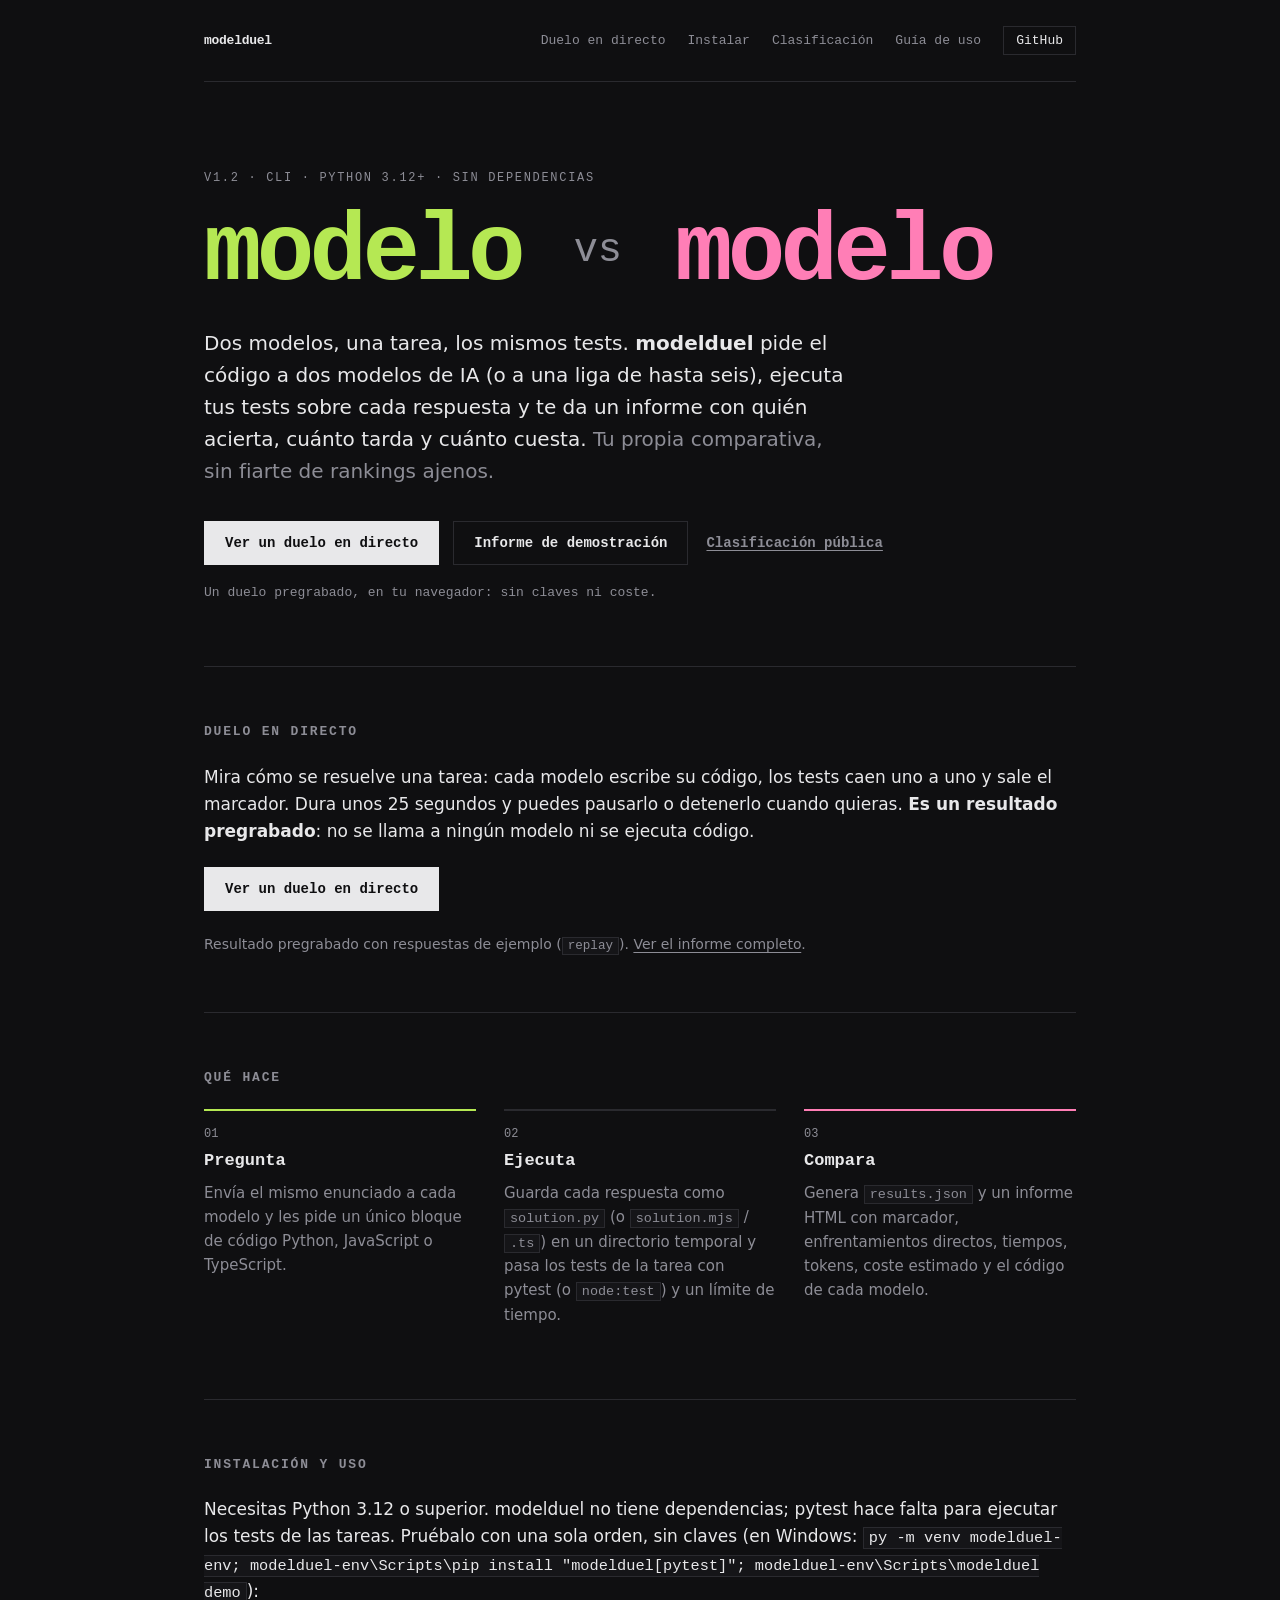
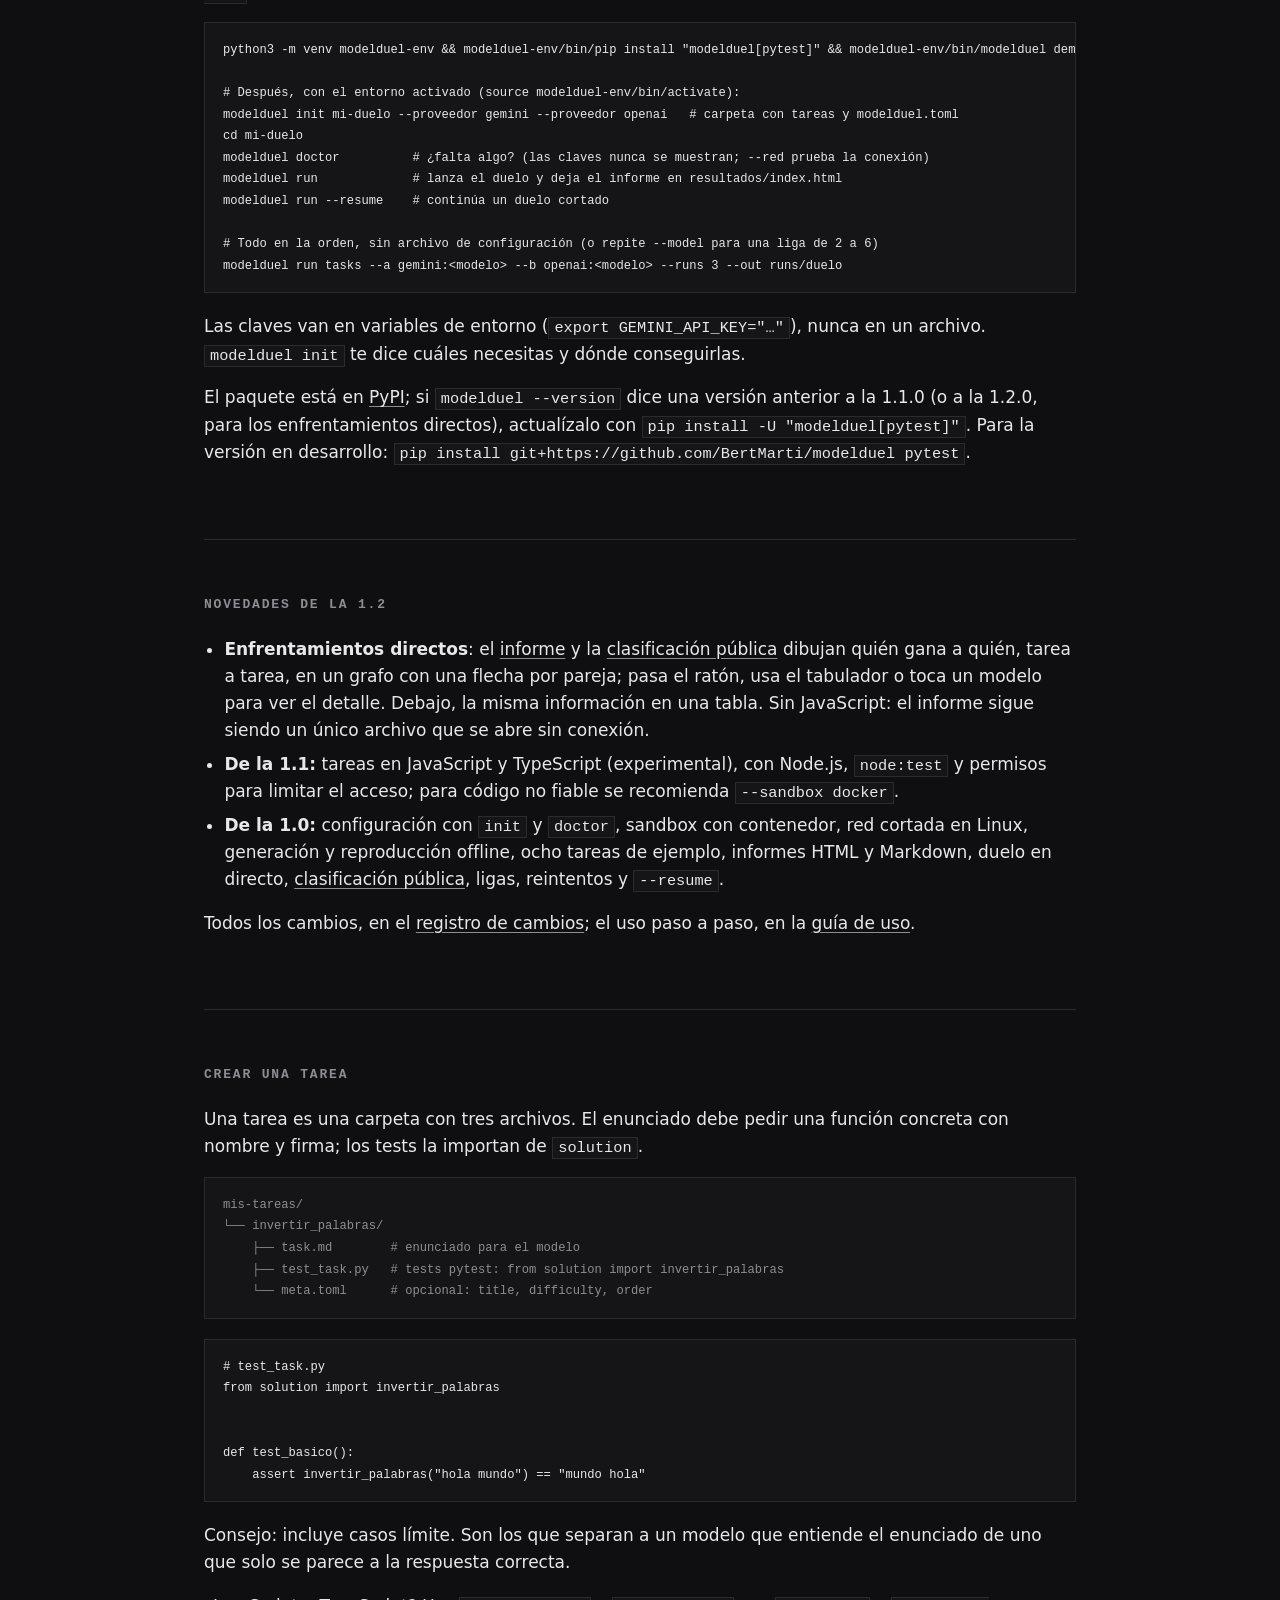
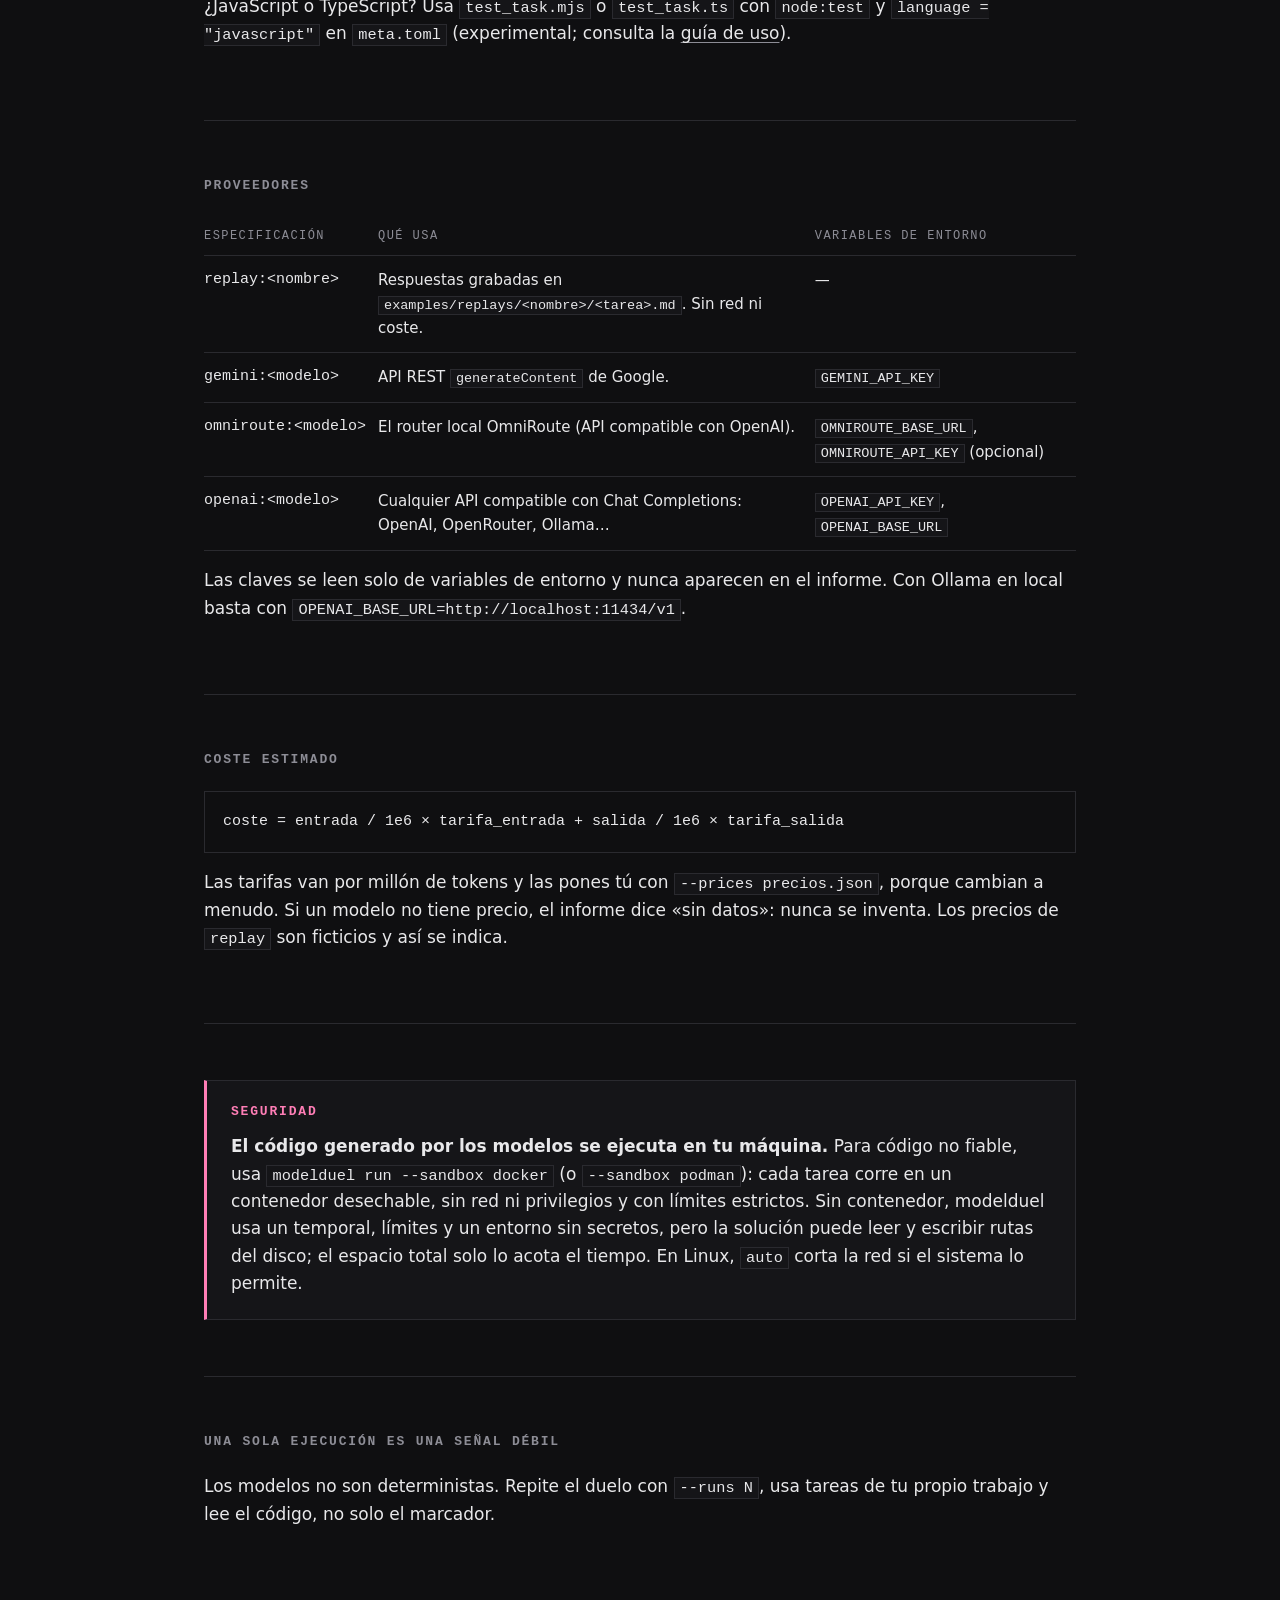
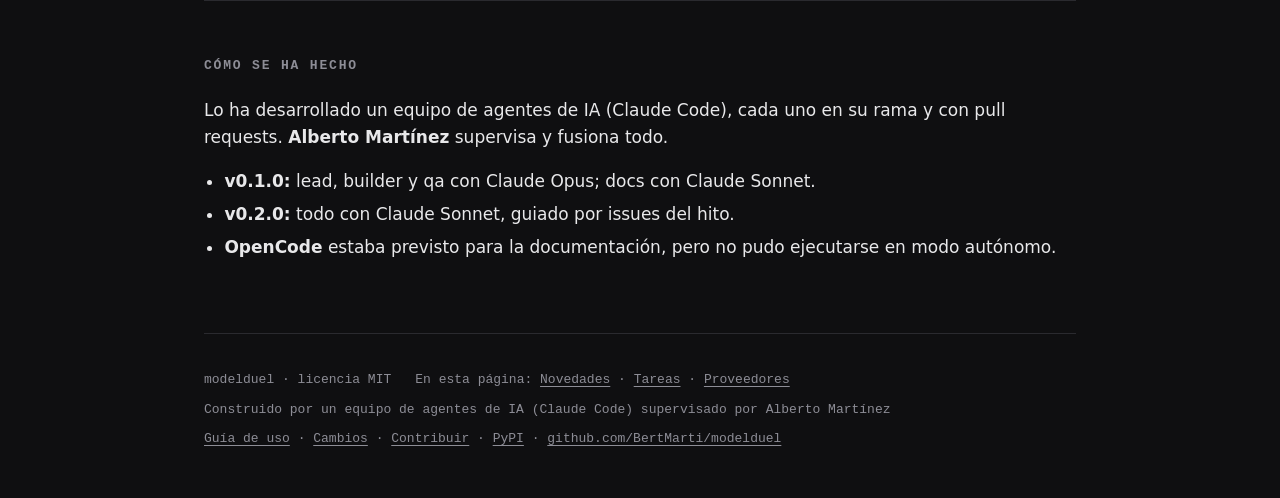
<file: site/index.html>
<!doctype html>
<html lang="es">
<head>
<meta charset="utf-8">
<meta http-equiv="Content-Security-Policy" content="default-src 'self'; script-src 'self'; style-src 'sha256-36vcr0p5u+mIs/2zhtW6rAkRQKlE1+xZxrKRN/PNVf8='; img-src 'self' data:; connect-src 'self'; object-src 'none'; base-uri 'self'; form-action 'none'">
<meta name="viewport" content="width=device-width, initial-scale=1">
<title>modelduel · dos modelos, una tarea, los mismos tests</title>
<meta name="description" content="CLI que enfrenta a dos modelos de IA con la misma tarea de programación, ejecuta los tests y genera un informe HTML con aciertos, tiempo, tokens y coste.">
<meta name="theme-color" content="#0f0f11">
<meta property="og:type" content="website">
<meta property="og:locale" content="es_ES">
<meta property="og:title" content="modelduel · dos modelos, una tarea, los mismos tests">
<meta property="og:description" content="CLI que enfrenta a dos modelos de IA con la misma tarea de programación, ejecuta los tests y genera un informe HTML con aciertos, tiempo, tokens y coste.">
<meta property="og:url" content="https://bertmarti.github.io/modelduel/">
<meta property="og:image" content="https://bertmarti.github.io/modelduel/og.png">
<meta property="og:image:width" content="1200">
<meta property="og:image:height" content="630">
<meta property="og:image:alt" content="modelduel: dos modelos, una tarea, los mismos tests. Dos barras, una lima (A) y otra rosa (B), sobre fondo oscuro.">
<meta name="twitter:card" content="summary_large_image">
<link rel="canonical" href="https://bertmarti.github.io/modelduel/">
<link rel="icon" href="data:image/svg+xml,%3Csvg xmlns='http://www.w3.org/2000/svg' viewBox='0 0 16 16'%3E%3Crect width='16' height='16' fill='%230f0f11'/%3E%3Crect x='2' y='4' width='5' height='8' fill='%23b5e853'/%3E%3Crect x='9' y='4' width='5' height='8' fill='%23ff7eb6'/%3E%3C/svg%3E">
<style>
:root {
  --bg: #0f0f11; --panel: #151518; --text: #e8e8ea; --muted: #8d8d96; --line: #2a2a2f;
  --a: #b5e853; --b: #ff7eb6; --c: #4fd1e5; --d: #ffb833; --e: #b79cff; --f: #ff8a65;
  --mono: ui-monospace, "JetBrains Mono", "SF Mono", "Cascadia Code", Menlo, Consolas, monospace;
  --sans: system-ui, -apple-system, "Segoe UI", Roboto, "Helvetica Neue", Arial, sans-serif;
}
* { box-sizing: border-box; }
html { background: var(--bg); color: var(--text); }
body { margin: 0; background: var(--bg); color: var(--text); font: 17px/1.6 var(--sans); -webkit-font-smoothing: antialiased; }
.wrap { max-width: 920px; margin: 0 auto; padding: 0 24px; }
a { color: inherit; text-decoration-color: var(--muted); text-underline-offset: 3px; }
a:hover { text-decoration-color: currentColor; }
a:focus-visible { outline: 2px solid var(--text); outline-offset: 3px; }
.skip { position: absolute; left: 16px; top: -48px; padding: 8px 12px; background: var(--text); color: var(--bg); font: 600 13px var(--mono); z-index: 1; }
.skip:focus { top: 12px; }
.a { color: var(--a); } .b { color: var(--b); } .c { color: var(--c); } .muted { color: var(--muted); }
nav { display: flex; justify-content: space-between; align-items: center; padding: 26px 0; border-bottom: 1px solid var(--line); font: 13px var(--mono); }
nav .links { display: flex; gap: 22px; flex-wrap: wrap; align-items: center; }
nav .links a { text-decoration: none; color: var(--muted); }
nav .links a:hover { color: var(--text); }
nav .links a.gh { color: var(--text); border: 1px solid var(--line); padding: 6px 12px; }
nav .links a.gh:hover { border-color: var(--text); }
.brand { font-weight: 700; letter-spacing: -.02em; }
.hero { padding: 88px 0 64px; }
.eyebrow { font: 12px/1.4 var(--mono); letter-spacing: .14em; text-transform: uppercase; color: var(--muted); }
h1 { font: 700 clamp(44px, 9vw, 96px)/.98 var(--mono); letter-spacing: -.05em; margin: 20px 0 26px; }
h1 .vs { color: var(--muted); font-weight: 400; font-size: .42em; letter-spacing: 0; vertical-align: .45em; }
.lede { font-size: 20px; max-width: 640px; margin: 0 0 34px; color: var(--text); }
.lede em { font-style: normal; color: var(--muted); }
.cta { display: flex; gap: 14px; flex-wrap: wrap; align-items: center; }
.cta .alt { font: 600 14px var(--mono); color: var(--muted); padding: 13px 4px; }
.cta .alt:hover { color: var(--text); }
.hero-note { font: 13px/1.5 var(--mono); color: var(--muted); margin: 18px 0 0; }
.btn { font: 600 14px var(--mono); padding: 13px 20px; border: 1px solid var(--line); text-decoration: none; display: inline-block; }
.btn.primary { background: var(--text); color: var(--bg); border-color: var(--text); }
.btn.primary:hover { background: var(--a); border-color: var(--a); }
.btn:not(.primary):hover { border-color: var(--text); }
.btn:focus-visible { outline-offset: 3px; }
.sr-only { position: absolute; width: 1px; height: 1px; padding: 0; margin: -1px; overflow: hidden; clip: rect(0 0 0 0); white-space: nowrap; border: 0; }
.d { color: var(--d); } .e { color: var(--e); } .f { color: var(--f); }
button.btn { background: none; color: var(--text); cursor: pointer; }
button.btn.primary { background: var(--text); color: var(--bg); }
button:focus-visible { outline: 2px solid var(--text); outline-offset: 3px; }
/* Duelo en directo */
.demo-controls { display: flex; flex-wrap: wrap; gap: 12px; align-items: center; margin: 22px 0 0; }
[hidden] { display: none !important; }
.demo-clock { font: 13px var(--mono); color: var(--muted); font-variant-numeric: tabular-nums; margin-left: 6px; }
.demo-error { margin: 14px 0 0; padding: 12px 16px; border: 1px solid var(--line); border-left: 3px solid var(--b); font: 13px/1.5 var(--mono); }
.demo-foot { margin: 22px 0 0; font-size: 14px; color: var(--muted); }
.demo-stage { margin-top: 26px; }
.demo-task h3, .demo-result h3 { font: 600 12px/1.4 var(--mono); letter-spacing: .1em; text-transform: uppercase; color: var(--muted); margin: 0 0 10px; }
.demo-statement { max-height: 170px; overflow: auto; white-space: pre-wrap; font: 13px/1.55 var(--sans); color: var(--muted); margin: 0 0 22px; }
.demo-grid { display: grid; grid-template-columns: repeat(auto-fit, minmax(min(250px, 100%), 1fr)); gap: 22px; margin-bottom: 26px; }
.demo-panel { min-width: 0; color: var(--text); }
.demo-who { display: flex; gap: 8px; align-items: baseline; margin: 0 0 10px; padding-bottom: 8px; border-bottom: 2px solid currentColor; font: 600 13px/1.4 var(--mono); overflow-wrap: anywhere; }
.demo-panel.a .demo-who { color: var(--a); } .demo-panel.b .demo-who { color: var(--b); } .demo-panel.c .demo-who { color: var(--c); }
.demo-panel.d .demo-who { color: var(--d); } .demo-panel.e .demo-who { color: var(--e); } .demo-panel.f .demo-who { color: var(--f); }
.demo-who .tag { display: inline-block; min-width: 22px; padding: 1px 5px; border: 1px solid currentColor; font: 600 12px/1.5 var(--mono); text-align: center; }
.demo-code { height: 210px; margin: 0 0 8px; padding: 12px 14px; font: 12.5px/1.5 var(--mono); overflow: auto; color: var(--text); }
.demo-code:focus-visible, .demo-statement:focus-visible { outline: 2px solid var(--text); outline-offset: 2px; }
.demo-tokens, .demo-count { margin: 0 0 8px; font: 12px/1.4 var(--mono); color: var(--muted); font-variant-numeric: tabular-nums; }
.demo-tests { list-style: none; margin: 0 0 8px; padding: 0; max-height: 200px; overflow: auto; font: 12.5px/1.6 var(--mono); color: var(--muted); }
.demo-tests li { margin: 0; }
.demo-tests li.pass { color: var(--text); }
.demo-tests li.fail { color: var(--text); font-weight: 700; text-decoration: underline; text-decoration-style: wavy; text-underline-offset: 3px; }
.demo-bar { height: 6px; background: var(--line); }
.demo-fill { height: 100%; width: 0; background: currentColor; transition: width .3s linear; }
.demo-panel.a .demo-fill { background: var(--a); } .demo-panel.b .demo-fill { background: var(--b); } .demo-panel.c .demo-fill { background: var(--c); }
.demo-panel.d .demo-fill { background: var(--d); } .demo-panel.e .demo-fill { background: var(--e); } .demo-panel.f .demo-fill { background: var(--f); }
.demo-result { border-top: 1px solid var(--line); padding-top: 22px; }
.demo-board { list-style: none; margin: 0 0 14px; padding: 0; font: 14px/1.5 var(--mono); }
.demo-board li { padding: 6px 0; border-bottom: 1px solid var(--line); }
.demo-board .tag { display: inline-block; min-width: 22px; padding: 1px 5px; margin-right: 10px; border: 1px solid currentColor; font: 600 12px/1.5 var(--mono); text-align: center; }
.demo-board li.a .tag { color: var(--a); } .demo-board li.b .tag { color: var(--b); } .demo-board li.c .tag { color: var(--c); }
.demo-board li.d .tag { color: var(--d); } .demo-board li.e .tag { color: var(--e); } .demo-board li.f .tag { color: var(--f); }
.demo-verdict { font: 600 15px/1.5 var(--mono); margin: 0 0 16px; }
.demo-caveat { margin: 0 0 16px; font-size: 14px; color: var(--muted); }
.demo-more { margin: 0; }
@media (prefers-reduced-motion: reduce) { .demo-fill { transition: none; } }
section { padding: 56px 0; border-top: 1px solid var(--line); }
h2 { font: 600 13px/1.4 var(--mono); letter-spacing: .14em; text-transform: uppercase; color: var(--muted); margin: 0 0 22px; }
h3 { font: 600 17px/1.4 var(--mono); margin: 0 0 8px; }
p { margin: 0 0 16px; }
ul { margin: 0 0 16px; padding-left: 1.2em; }
li { margin-bottom: 6px; }
pre { margin: 0 0 20px; padding: 16px 18px; background: var(--panel); border: 1px solid var(--line); font: 13.5px/1.6 var(--mono); overflow-x: auto; }
code { font-family: var(--mono); font-size: .9em; }
p code, li code, td code { background: var(--panel); border: 1px solid var(--line); padding: 1px 5px; }
.steps { display: grid; grid-template-columns: repeat(3, 1fr); gap: 28px; counter-reset: s; }
.steps div { border-top: 2px solid var(--line); padding-top: 16px; }
.steps div::before { counter-increment: s; content: "0" counter(s); font: 12px var(--mono); color: var(--muted); display: block; margin-bottom: 8px; }
.steps div:nth-child(1) { border-color: var(--a); }
.steps div:nth-child(3) { border-color: var(--b); }
.steps p { color: var(--muted); font-size: 15px; }
table { width: 100%; border-collapse: collapse; font-size: 15px; }
th, td { text-align: left; padding: 12px 12px 12px 0; border-bottom: 1px solid var(--line); vertical-align: top; }
th { font: 12px var(--mono); letter-spacing: .12em; text-transform: uppercase; color: var(--muted); font-weight: 500; }
tbody th { font: 15px/1.6 var(--mono); letter-spacing: 0; text-transform: none; color: var(--text); white-space: nowrap; }
.table-wrap { overflow-x: auto; }
.table-wrap:focus-visible { outline: 2px solid var(--text); outline-offset: 2px; }
.warning { border: 1px solid var(--line); border-left: 3px solid var(--b); background: var(--panel); padding: 22px 24px; }
.warning h2 { color: var(--b); margin-bottom: 12px; }
.warning p:last-child { margin: 0; }
.formula { font: 15px/1.6 var(--mono); padding: 18px; border: 1px solid var(--line); margin-bottom: 16px; }
.tree { color: var(--muted); }
footer { padding: 34px 0 60px; border-top: 1px solid var(--line); font: 13px/1.8 var(--mono); color: var(--muted); display: flex; flex-wrap: wrap; gap: 6px 24px; }
@media (max-width: 720px) {
  .wrap { padding: 0 16px; }
  .hero { padding: 56px 0 44px; }
  .steps { grid-template-columns: 1fr; }
  nav .links { gap: 14px; }
  .lede { font-size: 18px; }
}
@media (max-width: 560px) {
  /* En el móvil la marca va encima y los enlaces en su propia fila, con zona táctil cómoda. */
  nav { flex-direction: column; align-items: flex-start; gap: 10px; padding: 18px 0; }
  nav .links { gap: 4px 18px; }
  nav .links a { display: inline-block; padding: 8px 0; }
  nav .links a.gh { padding: 6px 12px; }
  .cta .btn { flex: 1 1 100%; text-align: center; }
  .cta .alt { padding: 8px 4px; }
}
@media print {
  :root { --bg: #fff; --panel: #f6f6f6; --text: #111; --muted: #555; --line: #d4d4d8; --a: #4d7c0f; --b: #be185d; --c: #0e7490; --d: #a15c00; --e: #6d3fd6; --f: #c2410c; }
  html, body { background: #fff; color: #111; }
  nav .links, .cta, .skip, .demo-controls { display: none; }
  }
.mt-16 { margin-top: 16px; }
</style>
</head>
<body>
<a class="skip" href="#contenido">Saltar al contenido</a>
<div class="wrap">
<nav aria-label="Principal">
  <span class="brand">modelduel</span>
  <span class="links">
    <a href="#demo">Duelo en directo</a>
    <a href="#instalar">Instalar</a>
    <a href="leaderboard/">Clasificación</a>
    <a href="https://github.com/BertMarti/modelduel/blob/main/docs/USO.md">Guía de uso</a>
    <a class="gh" href="https://github.com/BertMarti/modelduel">GitHub</a>
  </span>
</nav>

<header class="hero">
  <div class="eyebrow">v1.2 · CLI · Python 3.12+ · sin dependencias</div>
  <h1><span class="a">modelo</span> <span class="vs">vs</span> <span class="b">modelo</span></h1>
  <p class="lede">Dos modelos, una tarea, los mismos tests. <strong>modelduel</strong> pide el código a dos modelos de IA (o a una liga de hasta seis), ejecuta tus tests sobre cada respuesta y te da un informe con quién acierta, cuánto tarda y cuánto cuesta. <em>Tu propia comparativa, sin fiarte de rankings ajenos.</em></p>
  <div class="cta">
    <a class="btn primary" href="#demo">Ver un duelo en directo</a>
    <a class="btn" href="demo/">Informe de demostración</a>
    <a class="alt" href="leaderboard/">Clasificación pública</a>
  </div>
  <p class="hero-note">Un duelo pregrabado, en tu navegador: sin claves ni coste.</p>
</header>

<main id="contenido">
<section id="demo" aria-labelledby="demo-titulo">
  <h2 id="demo-titulo">Duelo en directo</h2>
  <p>Mira cómo se resuelve una tarea: cada modelo escribe su código, los tests caen uno a uno y sale el marcador. Dura unos 25 segundos y puedes pausarlo o detenerlo cuando quieras. <strong>Es un resultado pregrabado</strong>: no se llama a ningún modelo ni se ejecuta código.</p>
  <p class="demo-nojs">Esta reproducción necesita JavaScript. <a href="demo/">Ver el informe estático del mismo duelo</a>.</p>
  <div class="demo-controls" hidden>
    <button type="button" class="btn primary" id="demo-main">Ver un duelo en directo</button>
    <button type="button" class="btn" id="demo-stop" hidden>Detener</button>
    <span class="demo-clock" id="demo-clock" aria-hidden="true"></span>
  </div>
  <p id="demo-live" class="sr-only" role="status" aria-live="polite"></p>
  <p id="demo-error" class="demo-error" role="alert" hidden></p>
  <div id="demo-stage" class="demo-stage" hidden></div>
  <p class="demo-foot">Resultado pregrabado con respuestas de ejemplo (<code>replay</code>). <a href="demo/">Ver el informe completo</a>.</p>
</section>

<section aria-labelledby="que">
  <h2 id="que">Qué hace</h2>
  <div class="steps">
    <div><h3>Pregunta</h3><p>Envía el mismo enunciado a cada modelo y les pide un único bloque de código Python, JavaScript o TypeScript.</p></div>
    <div><h3>Ejecuta</h3><p>Guarda cada respuesta como <code>solution.py</code> (o <code>solution.mjs</code> / <code>.ts</code>) en un directorio temporal y pasa los tests de la tarea con pytest (o <code>node:test</code>) y un límite de tiempo.</p></div>
    <div><h3>Compara</h3><p>Genera <code>results.json</code> y un informe HTML con marcador, enfrentamientos directos, tiempos, tokens, coste estimado y el código de cada modelo.</p></div>
  </div>
</section>

<section aria-labelledby="instalar">
  <h2 id="instalar">Instalación y uso</h2>
  <p>Necesitas Python 3.12 o superior. modelduel no tiene dependencias; pytest hace falta para ejecutar los tests de las tareas. Pruébalo con una sola orden, sin claves (en Windows: <code>py -m venv modelduel-env; modelduel-env\Scripts\pip install "modelduel[pytest]"; modelduel-env\Scripts\modelduel demo</code>):</p>
  <pre><code>python3 -m venv modelduel-env &amp;&amp; modelduel-env/bin/pip install "modelduel[pytest]" &amp;&amp; modelduel-env/bin/modelduel demo

# Después, con el entorno activado (source modelduel-env/bin/activate):
modelduel init mi-duelo --proveedor gemini --proveedor openai   # carpeta con tareas y modelduel.toml
cd mi-duelo
modelduel doctor          # ¿falta algo? (las claves nunca se muestran; --red prueba la conexión)
modelduel run             # lanza el duelo y deja el informe en resultados/index.html
modelduel run --resume    # continúa un duelo cortado

# Todo en la orden, sin archivo de configuración (o repite --model para una liga de 2 a 6)
modelduel run tasks --a gemini:&lt;modelo&gt; --b openai:&lt;modelo&gt; --runs 3 --out runs/duelo</code></pre>
  <p>Las claves van en variables de entorno (<code>export GEMINI_API_KEY="…"</code>), nunca en un archivo. <code>modelduel init</code> te dice cuáles necesitas y dónde conseguirlas.</p>
  <p>El paquete está en <a href="https://pypi.org/project/modelduel/">PyPI</a>; si <code>modelduel --version</code> dice una versión anterior a la 1.1.0 (o a la 1.2.0, para los enfrentamientos directos), actualízalo con <code>pip install -U "modelduel[pytest]"</code>. Para la versión en desarrollo: <code>pip install git+https://github.com/BertMarti/modelduel pytest</code>.</p>
</section>

<section aria-labelledby="novedades">
  <h2 id="novedades">Novedades de la 1.2</h2>
  <ul>
    <li><strong>Enfrentamientos directos</strong>: el <a href="demo/">informe</a> y la <a href="leaderboard/">clasificación pública</a> dibujan quién gana a quién, tarea a tarea, en un grafo con una flecha por pareja; pasa el ratón, usa el tabulador o toca un modelo para ver el detalle. Debajo, la misma información en una tabla. Sin JavaScript: el informe sigue siendo un único archivo que se abre sin conexión.</li>
    <li><strong>De la 1.1:</strong> tareas en JavaScript y TypeScript (experimental), con Node.js, <code>node:test</code> y permisos para limitar el acceso; para código no fiable se recomienda <code>--sandbox docker</code>.</li>
    <li><strong>De la 1.0:</strong> configuración con <code>init</code> y <code>doctor</code>, sandbox con contenedor, red cortada en Linux, generación y reproducción offline, ocho tareas de ejemplo, informes HTML y Markdown, duelo en directo, <a href="leaderboard/">clasificación pública</a>, ligas, reintentos y <code>--resume</code>.</li>
  </ul>
  <p>Todos los cambios, en el <a href="https://github.com/BertMarti/modelduel/blob/main/CHANGELOG.md">registro de cambios</a>; el uso paso a paso, en la <a href="https://github.com/BertMarti/modelduel/blob/main/docs/USO.md">guía de uso</a>.</p>
</section>

<section aria-labelledby="tareas">
  <h2 id="tareas">Crear una tarea</h2>
  <p>Una tarea es una carpeta con tres archivos. El enunciado debe pedir una función concreta con nombre y firma; los tests la importan de <code>solution</code>.</p>
  <pre class="tree"><code>mis-tareas/
└── invertir_palabras/
    ├── task.md        # enunciado para el modelo
    ├── test_task.py   # tests pytest: from solution import invertir_palabras
    └── meta.toml      # opcional: title, difficulty, order</code></pre>
  <pre><code># test_task.py
from solution import invertir_palabras


def test_basico():
    assert invertir_palabras("hola mundo") == "mundo hola"</code></pre>
  <p>Consejo: incluye casos límite. Son los que separan a un modelo que entiende el enunciado de uno que solo se parece a la respuesta correcta.</p>
  <p>¿JavaScript o TypeScript? Usa <code>test_task.mjs</code> o <code>test_task.ts</code> con <code>node:test</code> y <code>language = "javascript"</code> en <code>meta.toml</code> (experimental; consulta la <a href="https://github.com/BertMarti/modelduel/blob/main/docs/USO.md#tareas-en-javascript-o-typescript-experimental">guía de uso</a>).</p>
</section>

<section aria-labelledby="proveedores">
  <h2 id="proveedores">Proveedores</h2>
  <div class="table-wrap" tabindex="0" role="region" aria-label="Proveedores, tabla desplazable">
  <table>
    <thead><tr><th scope="col">Especificación</th><th scope="col">Qué usa</th><th scope="col">Variables de entorno</th></tr></thead>
    <tbody>
      <tr><th scope="row">replay:&lt;nombre&gt;</th><td>Respuestas grabadas en <code>examples/replays/&lt;nombre&gt;/&lt;tarea&gt;.md</code>. Sin red ni coste.</td><td>—</td></tr>
      <tr><th scope="row">gemini:&lt;modelo&gt;</th><td>API REST <code>generateContent</code> de Google.</td><td><code>GEMINI_API_KEY</code></td></tr>
      <tr><th scope="row">omniroute:&lt;modelo&gt;</th><td>El router local OmniRoute (API compatible con OpenAI).</td><td><code>OMNIROUTE_BASE_URL</code>, <code>OMNIROUTE_API_KEY</code> (opcional)</td></tr>
      <tr><th scope="row">openai:&lt;modelo&gt;</th><td>Cualquier API compatible con Chat Completions: OpenAI, OpenRouter, Ollama…</td><td><code>OPENAI_API_KEY</code>, <code>OPENAI_BASE_URL</code></td></tr>
    </tbody>
  </table>
  </div>
  <p class="mt-16">Las claves se leen solo de variables de entorno y nunca aparecen en el informe. Con Ollama en local basta con <code>OPENAI_BASE_URL=http://localhost:11434/v1</code>.</p>
</section>

<section aria-labelledby="coste">
  <h2 id="coste">Coste estimado</h2>
  <div class="formula">coste = entrada / 1e6 × tarifa_entrada + salida / 1e6 × tarifa_salida</div>
  <p>Las tarifas van por millón de tokens y las pones tú con <code>--prices precios.json</code>, porque cambian a menudo. Si un modelo no tiene precio, el informe dice «sin datos»: nunca se inventa. Los precios de <code>replay</code> son ficticios y así se indica.</p>
</section>

<section aria-labelledby="seguridad">
  <div class="warning">
    <h2 id="seguridad">Seguridad</h2>
    <p><strong>El código generado por los modelos se ejecuta en tu máquina.</strong> Para código no fiable, usa <code>modelduel run --sandbox docker</code> (o <code>--sandbox podman</code>): cada tarea corre en un contenedor desechable, sin red ni privilegios y con límites estrictos. Sin contenedor, modelduel usa un temporal, límites y un entorno sin secretos, pero la solución puede leer y escribir rutas del disco; el espacio total solo lo acota el tiempo. En Linux, <code>auto</code> corta la red si el sistema lo permite.</p>
  </div>
</section>

<section aria-labelledby="aviso">
  <h2 id="aviso">Una sola ejecución es una señal débil</h2>
  <p>Los modelos no son deterministas. Repite el duelo con <code>--runs N</code>, usa tareas de tu propio trabajo y lee el código, no solo el marcador.</p>
</section>

<section aria-labelledby="hecho">
  <h2 id="hecho">Cómo se ha hecho</h2>
  <p>Lo ha desarrollado un equipo de agentes de IA (Claude Code), cada uno en su rama y con pull requests. <strong>Alberto Martínez</strong> supervisa y fusiona todo.</p>
  <ul>
    <li><strong>v0.1.0:</strong> lead, builder y qa con Claude Opus; docs con Claude Sonnet.</li>
    <li><strong>v0.2.0:</strong> todo con Claude Sonnet, guiado por issues del hito.</li>
    <li><strong>OpenCode</strong> estaba previsto para la documentación, pero no pudo ejecutarse en modo autónomo.</li>
  </ul>
</section>
</main>

<footer>
  <span>modelduel · licencia MIT</span>
  <span>En esta página: <a href="#novedades">Novedades</a> · <a href="#tareas">Tareas</a> · <a href="#proveedores">Proveedores</a></span>
  <span>Construido por un equipo de agentes de IA (Claude Code) supervisado por Alberto Martínez</span>
  <span><a href="https://github.com/BertMarti/modelduel/blob/main/docs/USO.md">Guía de uso</a> · <a href="https://github.com/BertMarti/modelduel/blob/main/CHANGELOG.md">Cambios</a> · <a href="https://github.com/BertMarti/modelduel/blob/main/CONTRIBUTING.md">Contribuir</a> · <a href="https://pypi.org/project/modelduel/">PyPI</a> · <a href="https://github.com/BertMarti/modelduel">github.com/BertMarti/modelduel</a></span>
</footer>
</div>
<script src="demo.js" defer></script>
</body>
</html>
</file>
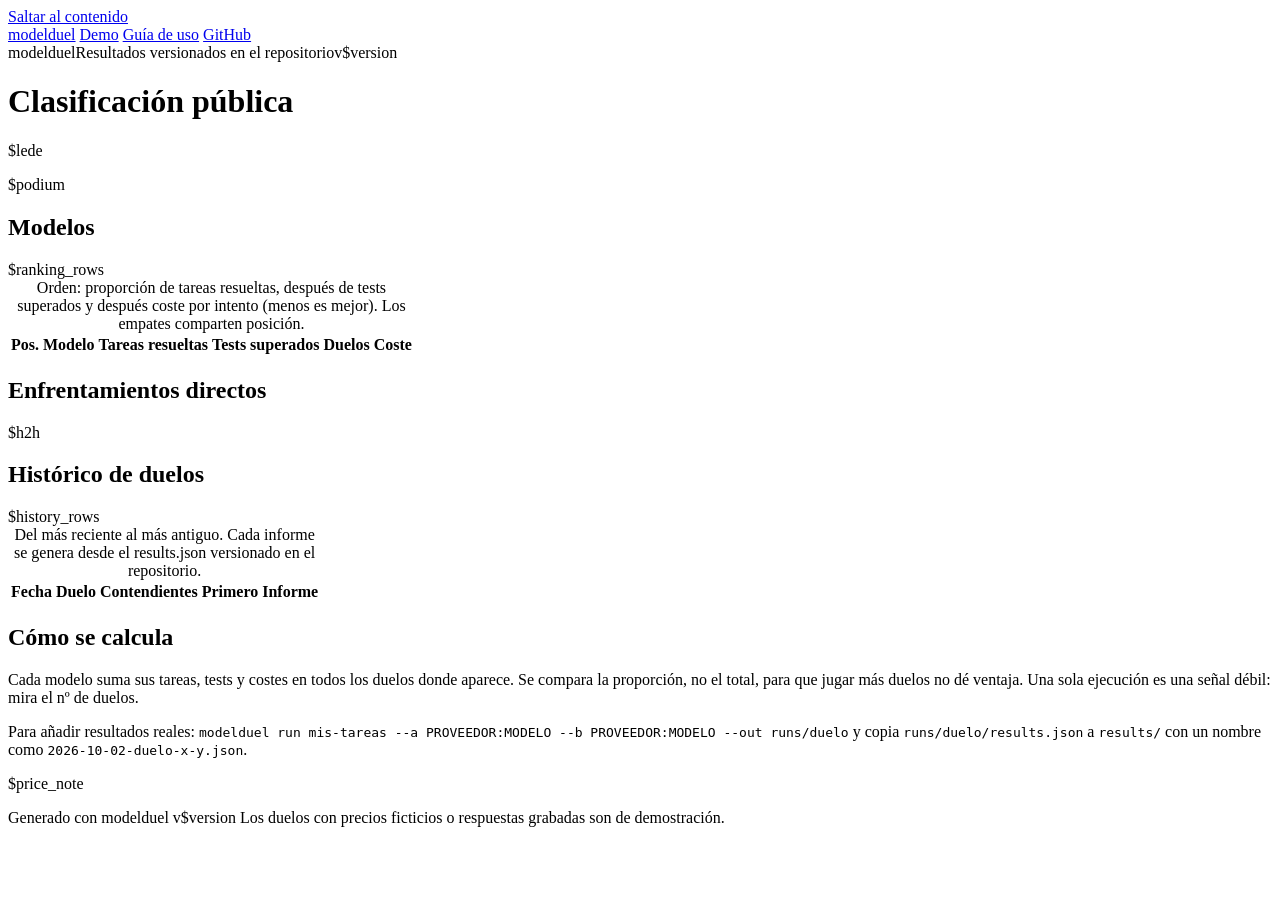
<file: src/modelduel/report/leaderboard.html>
<!doctype html>
<html lang="es">
<head>
<meta charset="utf-8">
<meta http-equiv="Content-Security-Policy" content="default-src 'none'; style-src __MODELDUEL_STYLE_HASHES__; img-src data:; base-uri 'none'; form-action 'none'">
<meta name="viewport" content="width=device-width, initial-scale=1">
<meta name="generator" content="modelduel $version">
<meta name="description" content="Clasificación pública de modelos de IA programando: tareas resueltas, tests superados y coste, agregados de los duelos publicados de modelduel.">
<meta name="theme-color" content="#0f0f11">
<title>Clasificación pública · modelduel</title>
<link rel="icon" href="data:image/svg+xml,%3Csvg xmlns='http://www.w3.org/2000/svg' viewBox='0 0 16 16'%3E%3Crect width='16' height='16' fill='%230f0f11'/%3E%3Crect x='2' y='4' width='5' height='8' fill='%23b5e853'/%3E%3Crect x='9' y='4' width='5' height='8' fill='%23ff7eb6'/%3E%3C/svg%3E">
<style>
$css
/* Clasificación pública */
.skip { position: absolute; left: 16px; top: -48px; padding: 8px 12px; background: var(--text); color: var(--bg); font: 600 13px var(--mono); z-index: 1; }
.skip:focus { top: 12px; }
a:focus-visible { outline: 2px solid var(--text); outline-offset: 3px; }
.topnav { display: flex; gap: 22px; flex-wrap: wrap; font: 13px/1.4 var(--mono); margin: 0 0 40px; }
.topnav a { color: var(--muted); text-decoration: none; }
.topnav a:hover { color: var(--text); text-decoration: underline; }
.topnav .brand { color: var(--text); font-weight: 700; letter-spacing: -.02em; margin-right: auto; }
.lb h1 { font-size: clamp(34px, 7vw, 72px); }
.lb .podium { font-size: 17px; }
.lb td, .lb th { vertical-align: top; }
.lb table { margin-top: 0; }
.lb th.lft, .lb td.who, .lb th.when { text-align: left; padding-left: 0; padding-right: 16px; }
.lb tbody th.rk { font: 600 16px/1.3 var(--mono); color: var(--text); text-transform: none; letter-spacing: 0; text-align: left; padding-left: 0; width: 44px; }
.lb td.who, .lb th.when { font: 14px/1.4 var(--mono); color: var(--text); text-transform: none; letter-spacing: 0; white-space: normal; overflow-wrap: normal; }
.lb th.when { font-weight: 400; white-space: nowrap; }
.lb table.models { min-width: 600px; }
.lb table.history { min-width: 780px; }
.lb table.history td.who { min-width: 150px; }
.lb .sub { display: block; font: 12px/1.4 var(--mono); color: var(--muted); margin-top: 2px; }
.lb td.rate { min-width: 150px; }
.lb td.rate .num { font: 600 18px/1.2 var(--mono); }
.lb td.rate svg { display: block; width: 100%; height: 6px; margin: 6px 0 4px; }
.lb tr.first td, .lb tr.first th { border-bottom-color: var(--muted); }
.lb td a { color: var(--text); text-decoration-color: var(--muted); }
.lb .how { max-width: 68ch; }
.lb .how p { margin: 0 0 12px; font-size: 15px; }
.lb .how code { font-family: var(--mono); font-size: .92em; background: var(--panel); border: 1px solid var(--line); padding: 1px 5px; }
@media (max-width: 720px) {
  .topnav { gap: 14px 18px; margin-bottom: 28px; }
  .lb td.rate { min-width: 120px; }
}
</style>
</head>
<body>
<a class="skip" href="#contenido">Saltar al contenido</a>
<div class="wrap lb">
<nav class="topnav" aria-label="Navegación">
  <a class="brand" href="https://bertmarti.github.io/modelduel/">modelduel</a>
  <a href="https://bertmarti.github.io/modelduel/demo/">Demo</a>
  <a href="https://github.com/BertMarti/modelduel/blob/main/docs/USO.md">Guía de uso</a>
  <a href="https://github.com/BertMarti/modelduel">GitHub</a>
</nav>
<header>
  <div class="eyebrow"><span>modelduel</span><span>Resultados versionados en el repositorio</span><span>v$version</span></div>
  <h1>Clasificación pública</h1>
  <p class="lede">$lede</p>
</header>

<main id="contenido">
<p class="podium">$podium</p>

<h2>Modelos</h2>
<div class="table-wrap" tabindex="0" role="region" aria-label="Clasificación de modelos, tabla desplazable">
<table class="models">
  <caption>Orden: proporción de tareas resueltas, después de tests superados y después coste por intento (menos es mejor). Los empates comparten posición.</caption>
  <thead>
    <tr><th scope="col" class="lft">Pos.</th><th scope="col" class="lft">Modelo</th><th scope="col">Tareas resueltas</th><th scope="col">Tests superados</th><th scope="col">Duelos</th><th scope="col">Coste</th></tr>
  </thead>
  <tbody>
$ranking_rows
  </tbody>
</table>
</div>

<h2 id="h2h-titulo">Enfrentamientos directos</h2>
<section class="h2h" aria-labelledby="h2h-titulo">$h2h</section>

<h2>Histórico de duelos</h2>
<div class="table-wrap" tabindex="0" role="region" aria-label="Histórico de duelos, tabla desplazable">
<table class="history">
  <caption>Del más reciente al más antiguo. Cada informe se genera desde el results.json versionado en el repositorio.</caption>
  <thead>
    <tr><th scope="col" class="lft">Fecha</th><th scope="col" class="lft">Duelo</th><th scope="col" class="lft">Contendientes</th><th scope="col" class="lft">Primero</th><th scope="col">Informe</th></tr>
  </thead>
  <tbody>
$history_rows
  </tbody>
</table>
</div>

<h2>Cómo se calcula</h2>
<div class="how">
  <p>Cada modelo suma sus tareas, tests y costes en todos los duelos donde aparece. Se compara la proporción, no el total, para que jugar más duelos no dé ventaja. Una sola ejecución es una señal débil: mira el nº de duelos.</p>
  <p>Para añadir resultados reales: <code>modelduel run mis-tareas --a PROVEEDOR:MODELO --b PROVEEDOR:MODELO --out runs/duelo</code> y copia <code>runs/duelo/results.json</code> a <code>results/</code> con un nombre como <code>2026-10-02-duelo-x-y.json</code>.</p>
  <p class="muted">$price_note</p>
</div>
</main>

<footer>
  <span>Generado con modelduel v$version</span>
  <span>Los duelos con precios ficticios o respuestas grabadas son de demostración.</span>
</footer>
</div>
</body>
</html>
</file>
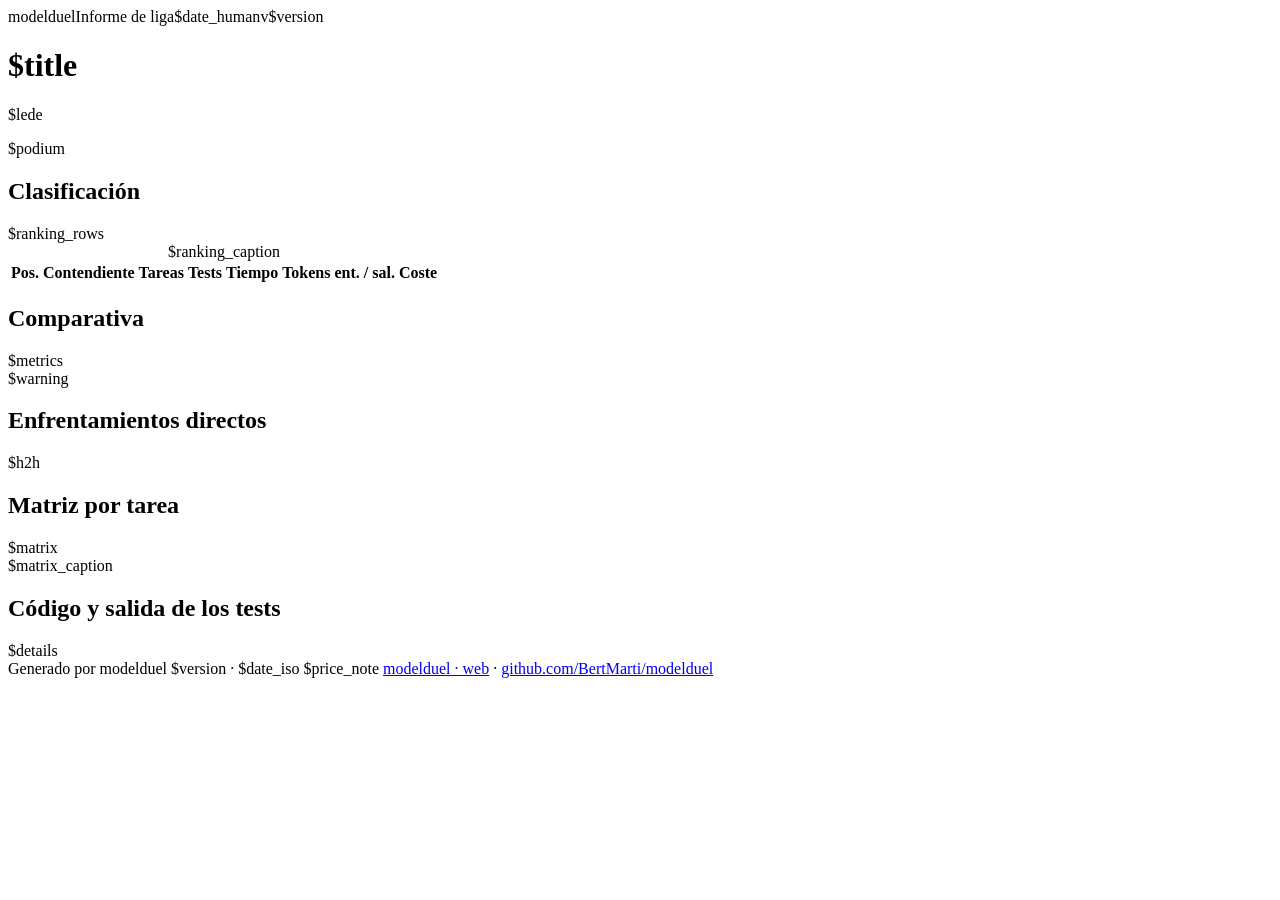
<file: src/modelduel/report/league.html>
<!doctype html>
<html lang="es">
<head>
<meta charset="utf-8">
<meta http-equiv="Content-Security-Policy" content="default-src 'none'; style-src __MODELDUEL_STYLE_HASHES__; img-src data:; base-uri 'none'; form-action 'none'">
<meta name="viewport" content="width=device-width, initial-scale=1">
<meta name="generator" content="modelduel $version">
<title>$page_title</title>
<link rel="icon" href="data:image/svg+xml,%3Csvg xmlns='http://www.w3.org/2000/svg' viewBox='0 0 16 16'%3E%3Crect width='16' height='16' fill='%230f0f11'/%3E%3Crect x='2' y='4' width='5' height='8' fill='%23b5e853'/%3E%3Crect x='9' y='4' width='5' height='8' fill='%23ff7eb6'/%3E%3C/svg%3E">
<style>
$css</style>
</head>
<body>
<div class="wrap league">
<header>
  <div class="eyebrow"><span>modelduel</span><span>Informe de liga</span><span>$date_human</span><span>v$version</span></div>
  <h1>$title</h1>
  <p class="lede">$lede</p>
</header>

<main>
<p class="podium">$podium</p>

<h2>Clasificación</h2>
<div class="table-wrap" tabindex="0" role="region" aria-label="Clasificación, tabla desplazable">
<table class="ranking">
  <caption>$ranking_caption</caption>
  <thead>
    <tr><th scope="col" class="lft">Pos.</th><th scope="col" class="lft">Contendiente</th><th scope="col">Tareas</th><th scope="col">Tests</th><th scope="col">Tiempo</th><th scope="col">Tokens ent. / sal.</th><th scope="col">Coste</th></tr>
  </thead>
  <tbody>
$ranking_rows
  </tbody>
</table>
</div>

<h2>Comparativa</h2>
<section class="metrics" aria-label="Métricas por contendiente">
$metrics
</section>

<aside class="warn" role="note">
  $warning
</aside>

<h2 id="h2h-titulo">Enfrentamientos directos</h2>
<section class="h2h" aria-labelledby="h2h-titulo">$h2h</section>

<h2>Matriz por tarea</h2>
<div class="table-wrap" tabindex="0" role="region" aria-label="Matriz por tarea, tabla desplazable">
<table class="matrix">
  <caption>$matrix_caption</caption>
$matrix
</table>
</div>

<h2>Código y salida de los tests</h2>
$details
</main>

<footer>
  <span>Generado por modelduel $version · $date_iso</span>
  <span>$price_note</span>
  <span><a class="home" href="https://bertmarti.github.io/modelduel/">modelduel · web</a> · <a href="https://github.com/BertMarti/modelduel">github.com/BertMarti/modelduel</a></span>
</footer>
</div>
</body>
</html>
</file>
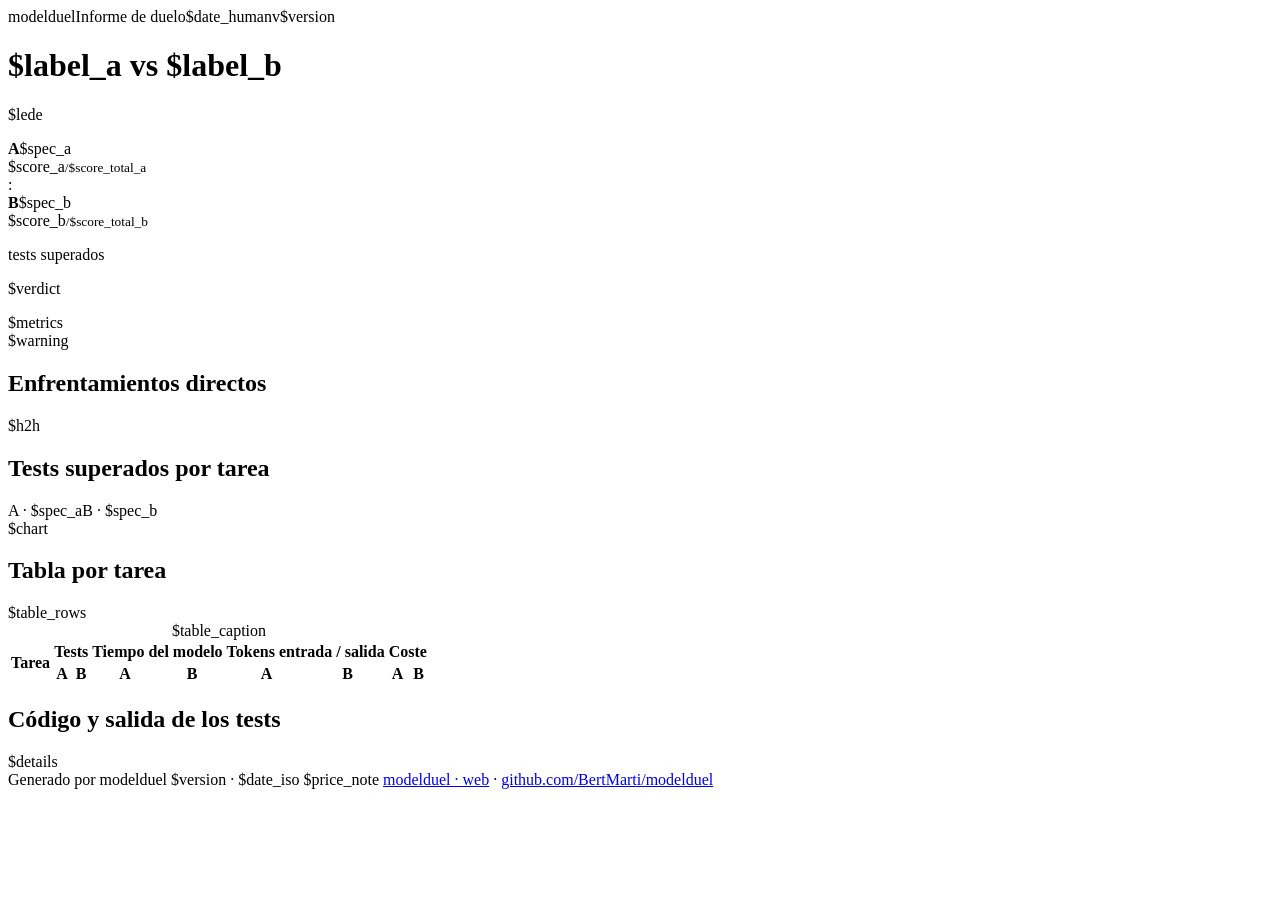
<file: src/modelduel/report/template.html>
<!doctype html>
<html lang="es">
<head>
<meta charset="utf-8">
<meta http-equiv="Content-Security-Policy" content="default-src 'none'; style-src __MODELDUEL_STYLE_HASHES__; img-src data:; base-uri 'none'; form-action 'none'">
<meta name="viewport" content="width=device-width, initial-scale=1">
<meta name="generator" content="modelduel $version">
<title>$page_title</title>
<link rel="icon" href="data:image/svg+xml,%3Csvg xmlns='http://www.w3.org/2000/svg' viewBox='0 0 16 16'%3E%3Crect width='16' height='16' fill='%230f0f11'/%3E%3Crect x='2' y='4' width='5' height='8' fill='%23b5e853'/%3E%3Crect x='9' y='4' width='5' height='8' fill='%23ff7eb6'/%3E%3C/svg%3E">
<style>
$css</style>
</head>
<body>
<div class="wrap">
<header>
  <div class="eyebrow"><span>modelduel</span><span>Informe de duelo</span><span>$date_human</span><span>v$version</span></div>
  <h1><span class="a">$label_a</span> <span class="vs">vs</span> <span class="b">$label_b</span></h1>
  <p class="lede">$lede</p>
</header>

<main>
<section class="board" aria-label="Marcador">
  <div class="left">
    <div class="side-name"><b class="a">A</b>$spec_a</div>
    <div class="big a">$score_a<small>/$score_total_a</small></div>
  </div>
  <div class="colon" aria-hidden="true">:</div>
  <div class="right">
    <div class="side-name"><b class="b">B</b>$spec_b</div>
    <div class="big b">$score_b<small>/$score_total_b</small></div>
  </div>
  <p class="verdict-caption">tests superados</p>
  <p class="verdict">$verdict</p>
</section>

<section class="metrics" aria-label="Métricas enfrentadas">
$metrics
</section>

<aside class="warn" role="note">
  $warning
</aside>

<h2 id="h2h-titulo">Enfrentamientos directos</h2>
<section class="h2h" aria-labelledby="h2h-titulo">$h2h</section>

<h2>Tests superados por tarea</h2>
<div class="chart">
  <div class="legend" aria-hidden="true"><span><i class="la"></i>A · $spec_a</span><span><i class="lb"></i>B · $spec_b</span></div>
  $chart
</div>

<h2>Tabla por tarea</h2>
<div class="table-wrap" tabindex="0" role="region" aria-label="Totales por tarea, tabla desplazable">
<table>
  <caption>$table_caption</caption>
  <thead>
    <tr><th scope="col" rowspan="2">Tarea</th><th scope="colgroup" colspan="2">Tests</th><th scope="colgroup" colspan="2">Tiempo del modelo</th><th scope="colgroup" colspan="2">Tokens entrada / salida</th><th scope="colgroup" colspan="2">Coste</th></tr>
    <tr><th scope="col" class="a">A</th><th scope="col" class="b">B</th><th scope="col" class="a">A</th><th scope="col" class="b">B</th><th scope="col" class="a">A</th><th scope="col" class="b">B</th><th scope="col" class="a">A</th><th scope="col" class="b">B</th></tr>
  </thead>
  <tbody>
$table_rows
  </tbody>
</table>
</div>

<h2>Código y salida de los tests</h2>
$details
</main>

<footer>
  <span>Generado por modelduel $version · $date_iso</span>
  <span>$price_note</span>
  <span><a class="home" href="https://bertmarti.github.io/modelduel/">modelduel · web</a> · <a href="https://github.com/BertMarti/modelduel">github.com/BertMarti/modelduel</a></span>
</footer>
</div>
</body>
</html>
</file>
